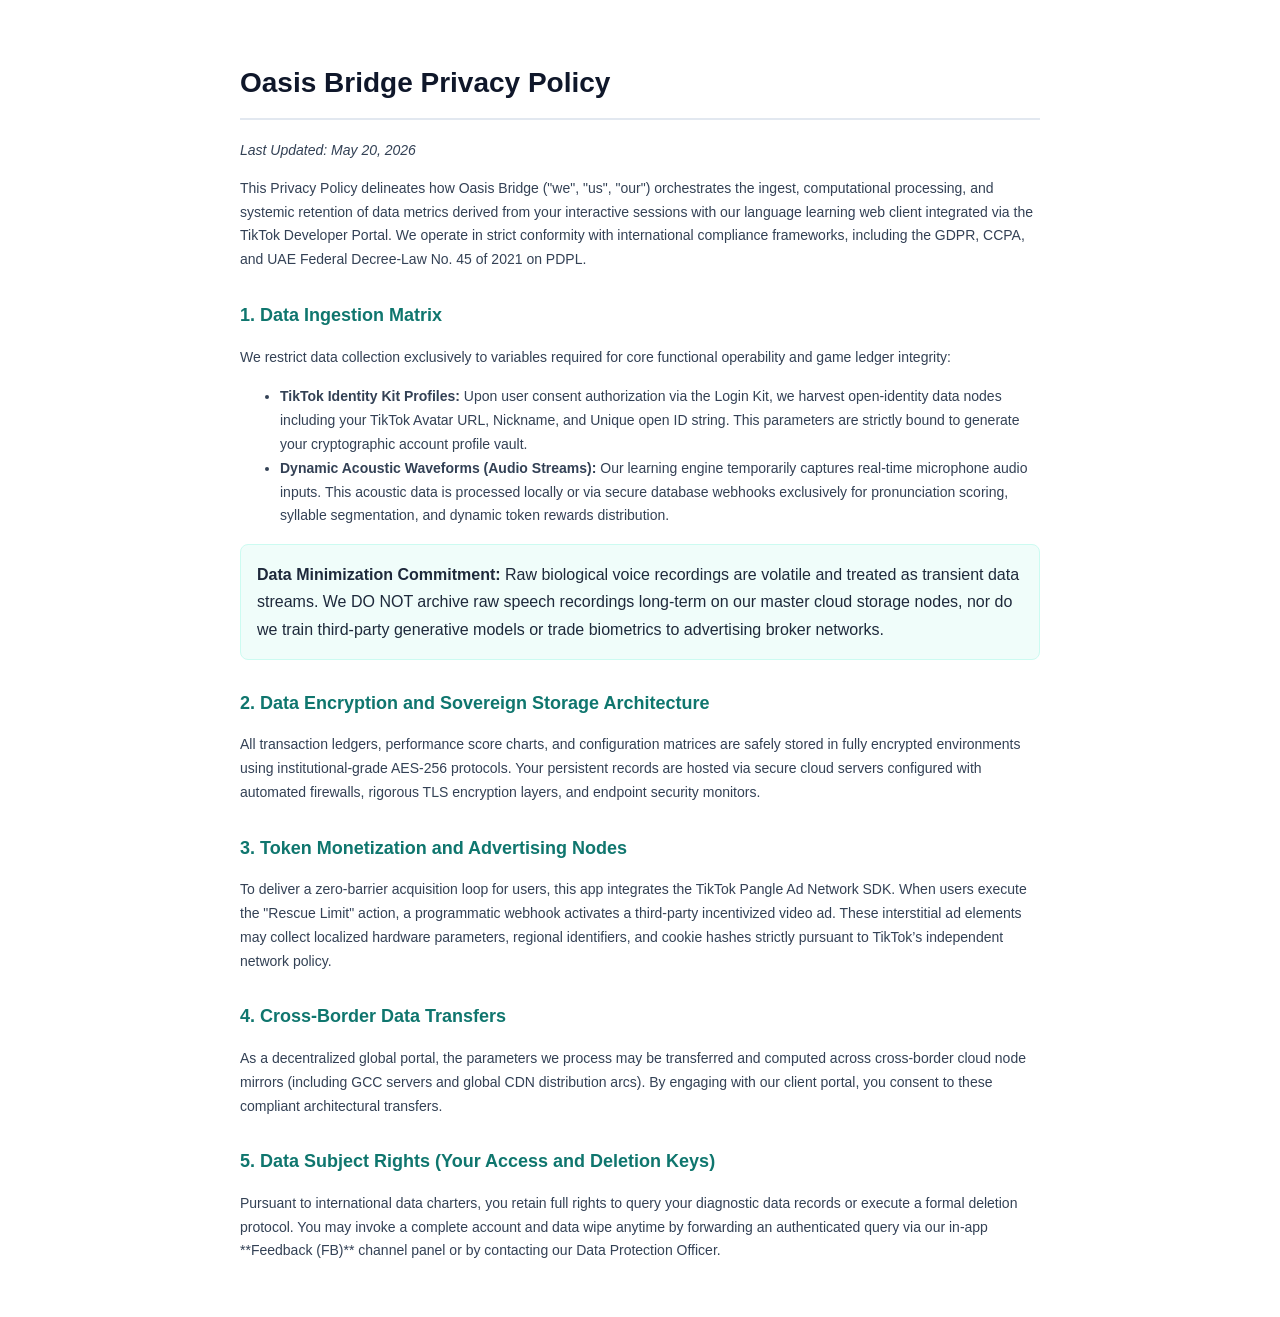
<file: privacy.html>
<!DOCTYPE html>
<html lang="en">
<head>
    <meta charset="UTF-8">
    <meta name="viewport" content="width=device-width, initial-scale=1.0">
    <title>Privacy Policy - Oasis Bridge</title>
    <style>
        body { font-family: -apple-system, BlinkMacSystemFont, "Segoe UI", Roboto, Helvetica, Arial, sans-serif; line-height: 1.7; color: #1e293b; padding: 40px 24px; max-width: 800px; margin: 0 auto; }
        h1 { color: #0f172a; border-bottom: 2px solid #e2e8f0; padding-bottom: 12px; font-size: 28px; }
        h2 { color: #0f766e; font-size: 18px; margin-top: 28px; }
        p, li { font-size: 14px; color: #334155; }
        .box { background-color: #f0fdfa; border: 1px solid #ccfbf1; padding: 16px; border-radius: 8px; margin: 16px 0; }
    </style>
</head>
<body>
    <h1>Oasis Bridge Privacy Policy</h1>
    <p><i>Last Updated: May 20, 2026</i></p>
    <p>This Privacy Policy delineates how Oasis Bridge ("we", "us", "our") orchestrates the ingest, computational processing, and systemic retention of data metrics derived from your interactive sessions with our language learning web client integrated via the TikTok Developer Portal. We operate in strict conformity with international compliance frameworks, including the GDPR, CCPA, and UAE Federal Decree-Law No. 45 of 2021 on PDPL.</p>

    <h2>1. Data Ingestion Matrix</h2>
    <p>We restrict data collection exclusively to variables required for core functional operability and game ledger integrity:</p>
    <ul>
        <li><b>TikTok Identity Kit Profiles:</b> Upon user consent authorization via the Login Kit, we harvest open-identity data nodes including your TikTok Avatar URL, Nickname, and Unique open ID string. This parameters are strictly bound to generate your cryptographic account profile vault.</li>
        <li><b>Dynamic Acoustic Waveforms (Audio Streams):</b> Our learning engine temporarily captures real-time microphone audio inputs. This acoustic data is processed locally or via secure database webhooks exclusively for pronunciation scoring, syllable segmentation, and dynamic token rewards distribution.</li>
    </ul>

    <div class="box">
        <b>Data Minimization Commitment:</b> Raw biological voice recordings are volatile and treated as transient data streams. We DO NOT archive raw speech recordings long-term on our master cloud storage nodes, nor do we train third-party generative models or trade biometrics to advertising broker networks.
    </div>

    <h2>2. Data Encryption and Sovereign Storage Architecture</h2>
    <p>All transaction ledgers, performance score charts, and configuration matrices are safely stored in fully encrypted environments using institutional-grade AES-256 protocols. Your persistent records are hosted via secure cloud servers configured with automated firewalls, rigorous TLS encryption layers, and endpoint security monitors.</p>

    <h2>3. Token Monetization and Advertising Nodes</h2>
    <p>To deliver a zero-barrier acquisition loop for users, this app integrates the TikTok Pangle Ad Network SDK. When users execute the "Rescue Limit" action, a programmatic webhook activates a third-party incentivized video ad. These interstitial ad elements may collect localized hardware parameters, regional identifiers, and cookie hashes strictly pursuant to TikTok’s independent network policy.</p>

    <h2>4. Cross-Border Data Transfers</h2>
    <p>As a decentralized global portal, the parameters we process may be transferred and computed across cross-border cloud node mirrors (including GCC servers and global CDN distribution arcs). By engaging with our client portal, you consent to these compliant architectural transfers.</p>

    <h2>5. Data Subject Rights (Your Access and Deletion Keys)</h2>
    <p>Pursuant to international data charters, you retain full rights to query your diagnostic data records or execute a formal deletion protocol. You may invoke a complete account and data wipe anytime by forwarding an authenticated query via our in-app **Feedback (FB)** channel panel or by contacting our Data Protection Officer.</p>
</body>
</html>
</file>
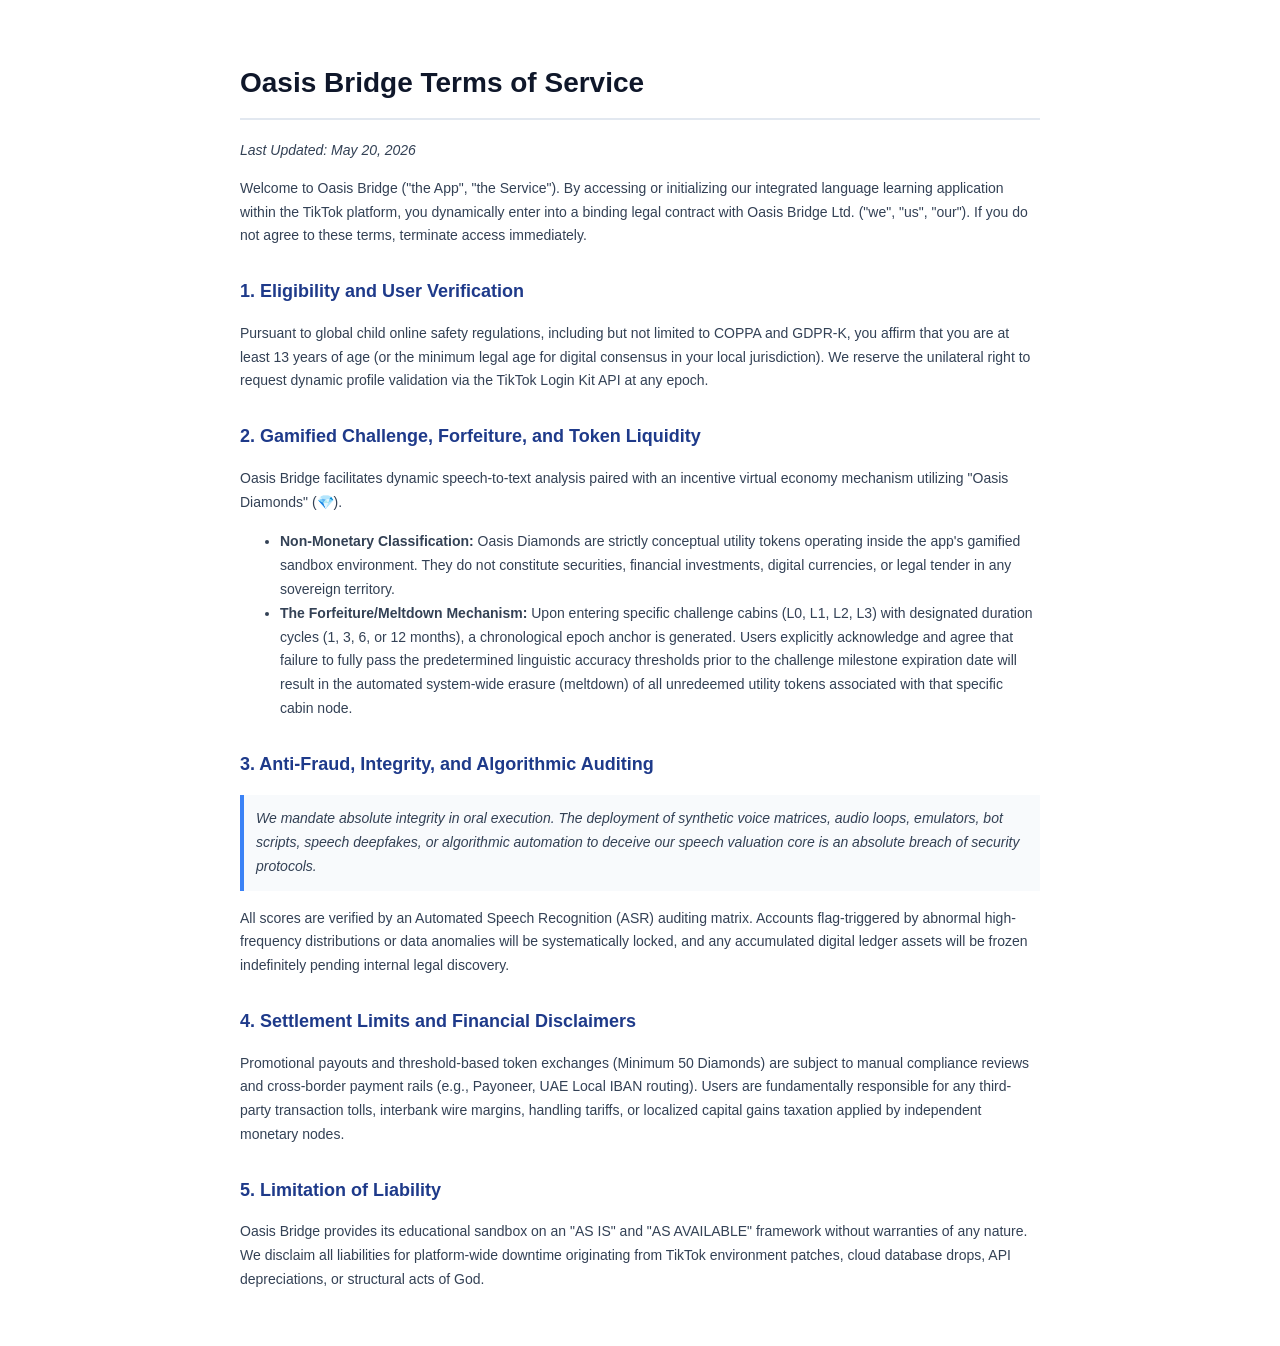
<file: terms.html>
<!DOCTYPE html>
<html lang="en">
<head>
    <meta charset="UTF-8">
    <meta name="viewport" content="width=device-width, initial-scale=1.0">
    <title>Terms of Service - Oasis Bridge</title>
    <style>
        body { font-family: -apple-system, BlinkMacSystemFont, "Segoe UI", Roboto, Helvetica, Arial, sans-serif; line-height: 1.7; color: #1e293b; padding: 40px 24px; max-width: 800px; margin: 0 auto; }
        h1 { color: #0f172a; border-bottom: 2px solid #e2e8f0; padding-bottom: 12px; font-size: 28px; }
        h2 { color: #1e3a8a; font-size: 18px; margin-top: 28px; }
        p, li { font-size: 14px; color: #334155; }
        .highlight { background-color: #f8fafc; border-left: 4px solid #3b82f6; padding: 12px; margin: 16px 0; font-style: italic; }
    </style>
</head>
<body>
    <h1>Oasis Bridge Terms of Service</h1>
    <p><i>Last Updated: May 20, 2026</i></p>
    <p>Welcome to Oasis Bridge ("the App", "the Service"). By accessing or initializing our integrated language learning application within the TikTok platform, you dynamically enter into a binding legal contract with Oasis Bridge Ltd. ("we", "us", "our"). If you do not agree to these terms, terminate access immediately.</p>
    
    <h2>1. Eligibility and User Verification</h2>
    <p>Pursuant to global child online safety regulations, including but not limited to COPPA and GDPR-K, you affirm that you are at least 13 years of age (or the minimum legal age for digital consensus in your local jurisdiction). We reserve the unilateral right to request dynamic profile validation via the TikTok Login Kit API at any epoch.</p>

    <h2>2. Gamified Challenge, Forfeiture, and Token Liquidity</h2>
    <p>Oasis Bridge facilitates dynamic speech-to-text analysis paired with an incentive virtual economy mechanism utilizing "Oasis Diamonds" (💎).</p>
    <ul>
        <li><b>Non-Monetary Classification:</b> Oasis Diamonds are strictly conceptual utility tokens operating inside the app's gamified sandbox environment. They do not constitute securities, financial investments, digital currencies, or legal tender in any sovereign territory.</li>
        <li><b>The Forfeiture/Meltdown Mechanism:</b> Upon entering specific challenge cabins (L0, L1, L2, L3) with designated duration cycles (1, 3, 6, or 12 months), a chronological epoch anchor is generated. Users explicitly acknowledge and agree that failure to fully pass the predetermined linguistic accuracy thresholds prior to the challenge milestone expiration date will result in the automated system-wide erasure (meltdown) of all unredeemed utility tokens associated with that specific cabin node.</li>
    </ul>

    <h2>3. Anti-Fraud, Integrity, and Algorithmic Auditing</h2>
    <p class="highlight">We mandate absolute integrity in oral execution. The deployment of synthetic voice matrices, audio loops, emulators, bot scripts, speech deepfakes, or algorithmic automation to deceive our speech valuation core is an absolute breach of security protocols.</p>
    <p>All scores are verified by an Automated Speech Recognition (ASR) auditing matrix. Accounts flag-triggered by abnormal high-frequency distributions or data anomalies will be systematically locked, and any accumulated digital ledger assets will be frozen indefinitely pending internal legal discovery.</p>

    <h2>4. Settlement Limits and Financial Disclaimers</h2>
    <p>Promotional payouts and threshold-based token exchanges (Minimum 50 Diamonds) are subject to manual compliance reviews and cross-border payment rails (e.g., Payoneer, UAE Local IBAN routing). Users are fundamentally responsible for any third-party transaction tolls, interbank wire margins, handling tariffs, or localized capital gains taxation applied by independent monetary nodes.</p>

    <h2>5. Limitation of Liability</h2>
    <p>Oasis Bridge provides its educational sandbox on an "AS IS" and "AS AVAILABLE" framework without warranties of any nature. We disclaim all liabilities for platform-wide downtime originating from TikTok environment patches, cloud database drops, API depreciations, or structural acts of God.</p>
</body>
</html>
</file>
